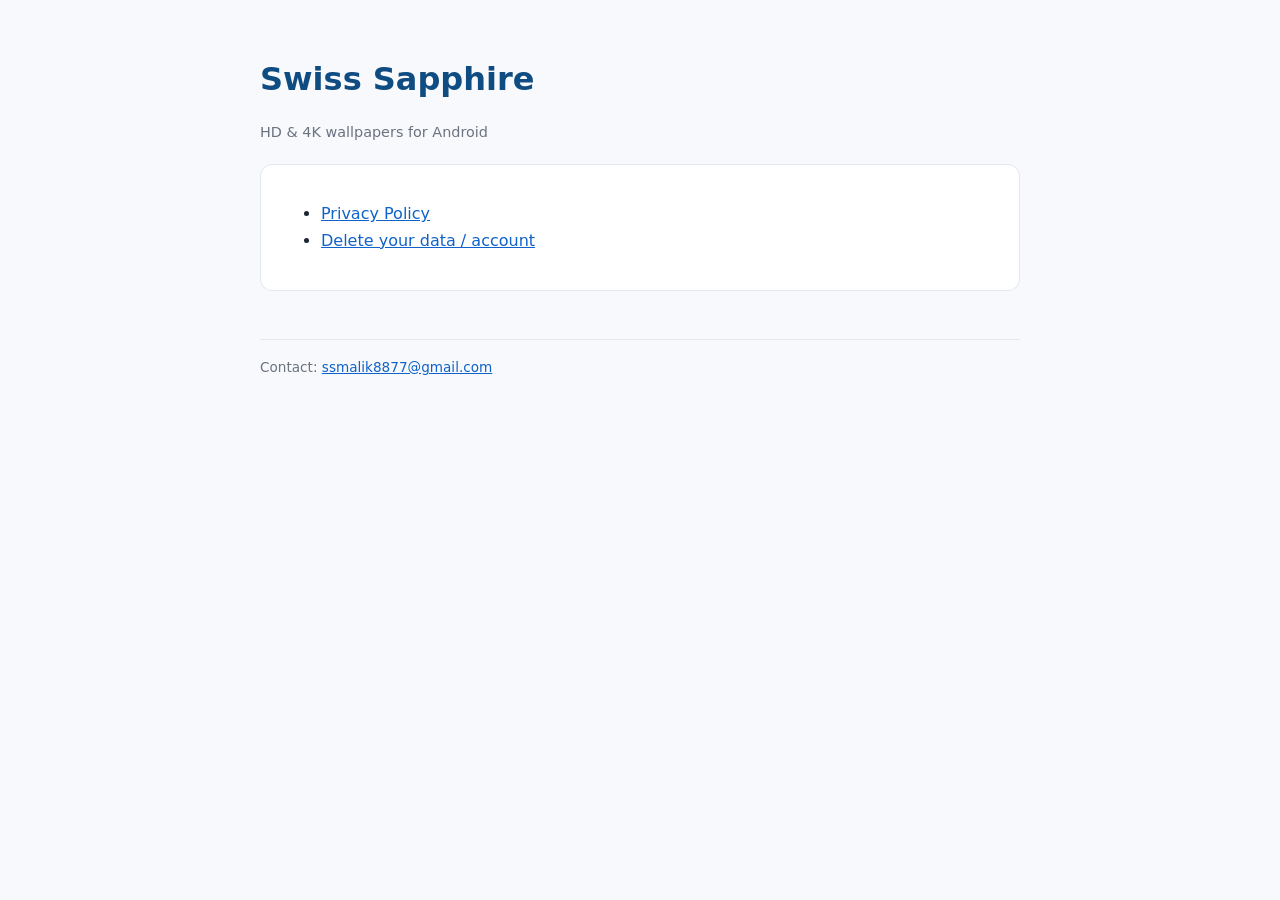
<file: index.html>
<!DOCTYPE html><html lang="en"><head><meta charset="utf-8"><meta name="viewport" content="width=device-width,initial-scale=1">
<title>Swiss Sapphire – Wallpapers</title><link rel="stylesheet" href="style.css"></head><body>
<h1>Swiss Sapphire</h1><p class="muted">HD &amp; 4K wallpapers for Android</p>
<div class="card"><ul>
<li><a href="privacy-policy.html">Privacy Policy</a></li>
<li><a href="delete-account.html">Delete your data / account</a></li>
</ul></div>
<footer>Contact: <a href="mailto:ssmalik8877@gmail.com">ssmalik8877@gmail.com</a></footer>
</body></html>
</file>
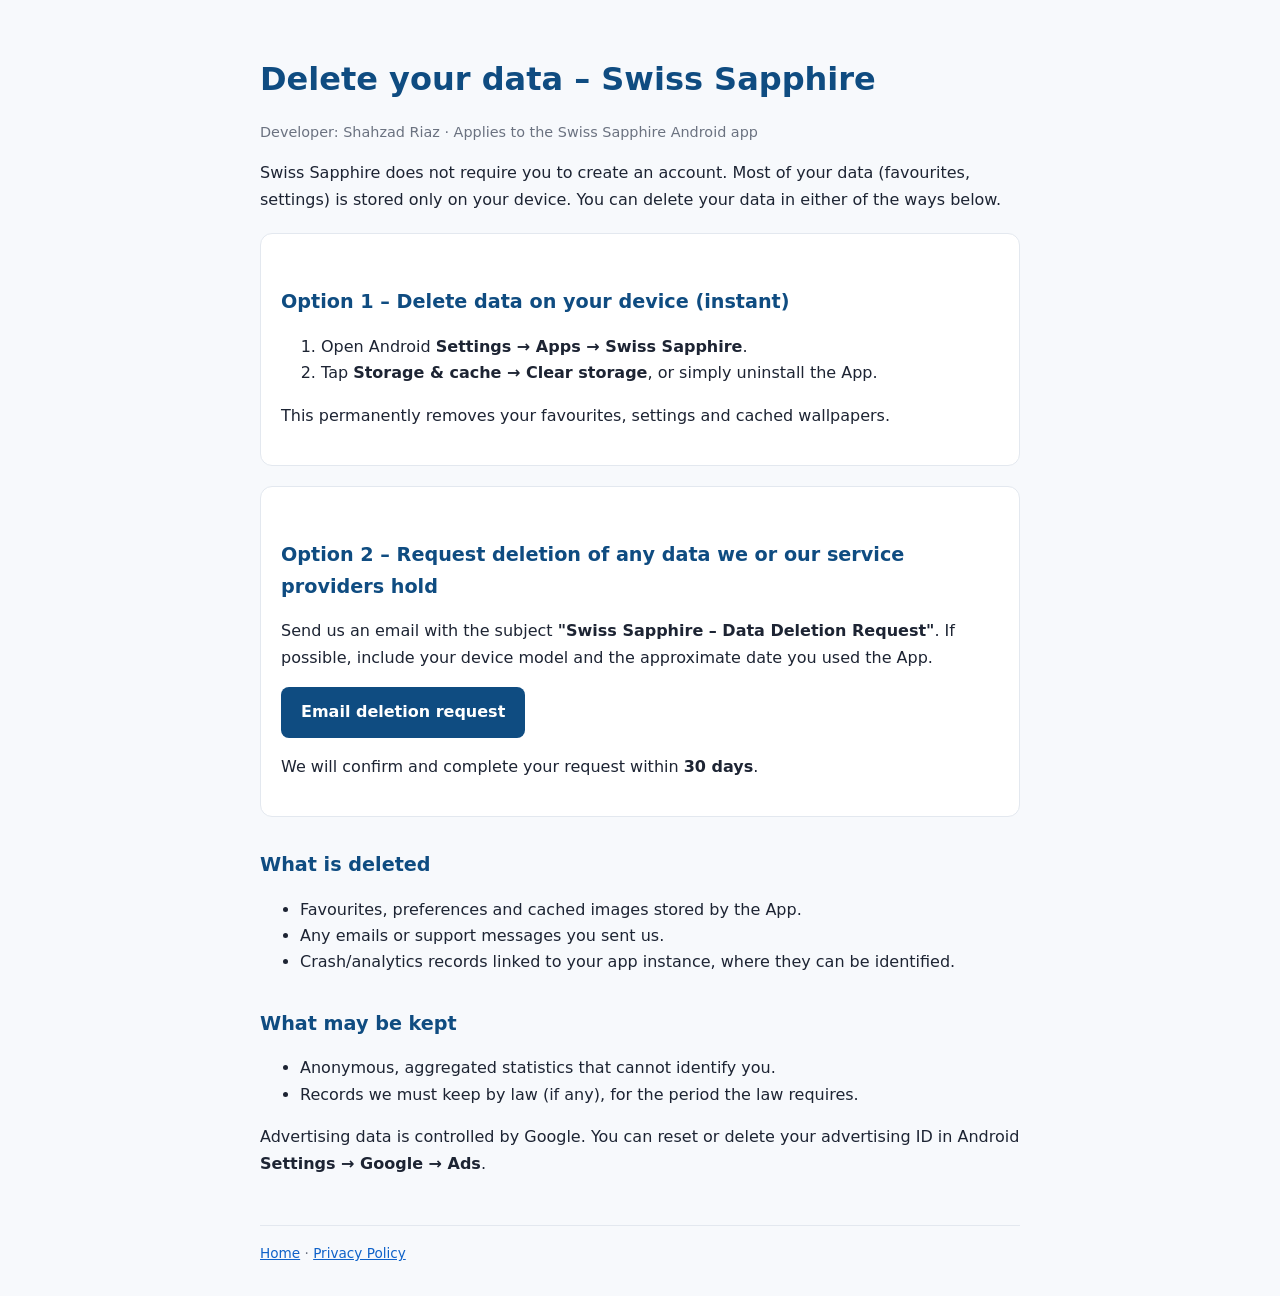
<file: delete-account.html>
<!DOCTYPE html><html lang="en"><head><meta charset="utf-8"><meta name="viewport" content="width=device-width,initial-scale=1">
<title>Delete Your Data – Swiss Sapphire</title><link rel="stylesheet" href="style.css"></head><body>
<h1>Delete your data – Swiss Sapphire</h1>
<p class="muted">Developer: Shahzad Riaz · Applies to the Swiss Sapphire Android app</p>

<p>Swiss Sapphire does not require you to create an account. Most of your data (favourites, settings) is stored only on your device. You can delete your data in either of the ways below.</p>

<div class="card">
<h2>Option 1 – Delete data on your device (instant)</h2>
<ol>
<li>Open Android <strong>Settings → Apps → Swiss Sapphire</strong>.</li>
<li>Tap <strong>Storage &amp; cache → Clear storage</strong>, or simply uninstall the App.</li>
</ol>
<p>This permanently removes your favourites, settings and cached wallpapers.</p>
</div>

<div class="card">
<h2>Option 2 – Request deletion of any data we or our service providers hold</h2>
<p>Send us an email with the subject <strong>"Swiss Sapphire – Data Deletion Request"</strong>. If possible, include your device model and the approximate date you used the App.</p>
<p><a class="btn" href="mailto:ssmalik8877@gmail.com?subject=Swiss%20Sapphire%20-%20Data%20Deletion%20Request">Email deletion request</a></p>
<p>We will confirm and complete your request within <strong>30 days</strong>.</p>
</div>

<h2>What is deleted</h2>
<ul>
<li>Favourites, preferences and cached images stored by the App.</li>
<li>Any emails or support messages you sent us.</li>
<li>Crash/analytics records linked to your app instance, where they can be identified.</li>
</ul>

<h2>What may be kept</h2>
<ul>
<li>Anonymous, aggregated statistics that cannot identify you.</li>
<li>Records we must keep by law (if any), for the period the law requires.</li>
</ul>
<p>Advertising data is controlled by Google. You can reset or delete your advertising ID in Android <strong>Settings → Google → Ads</strong>.</p>
<footer><a href="index.html">Home</a> · <a href="privacy-policy.html">Privacy Policy</a></footer>
</body></html>
</file>
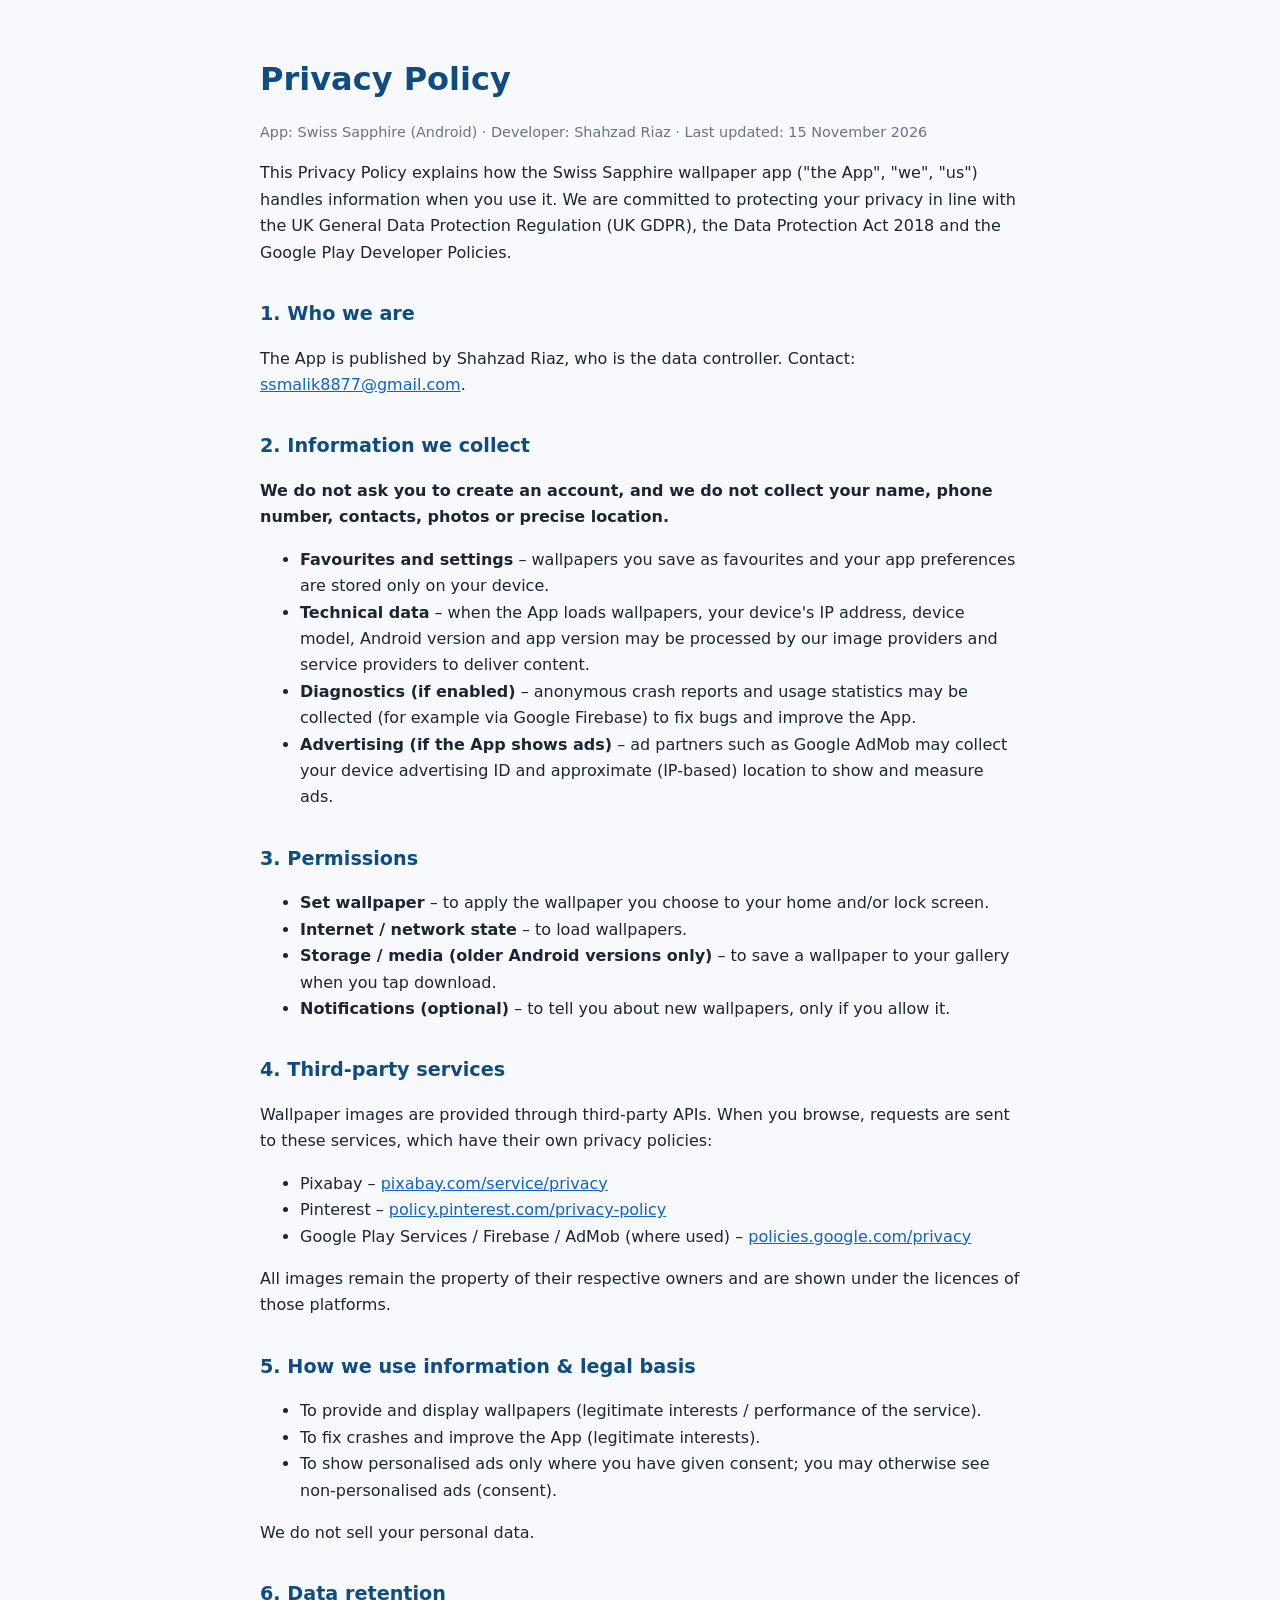
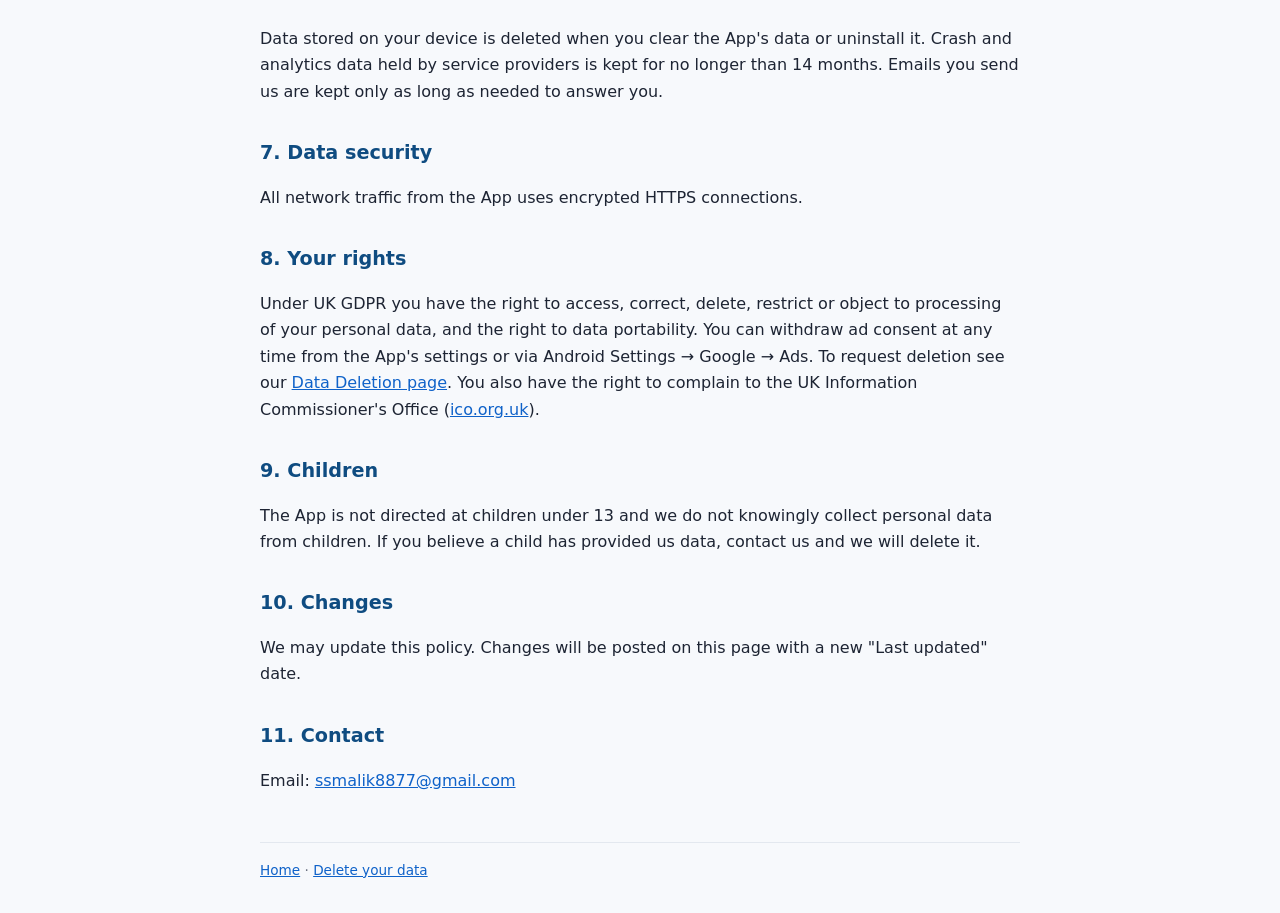
<file: privacy-policy.html>
<!DOCTYPE html><html lang="en"><head><meta charset="utf-8"><meta name="viewport" content="width=device-width,initial-scale=1">
<title>Privacy Policy – Swiss Sapphire</title><link rel="stylesheet" href="style.css"></head><body>
<h1>Privacy Policy</h1>
<p class="muted">App: Swiss Sapphire (Android) · Developer: Shahzad Riaz · Last updated: 15 November 2026</p>

<p>This Privacy Policy explains how the Swiss Sapphire wallpaper app ("the App", "we", "us") handles information when you use it. We are committed to protecting your privacy in line with the UK General Data Protection Regulation (UK GDPR), the Data Protection Act 2018 and the Google Play Developer Policies.</p>

<h2>1. Who we are</h2>
<p>The App is published by Shahzad Riaz, who is the data controller. Contact: <a href="mailto:ssmalik8877@gmail.com">ssmalik8877@gmail.com</a>.</p>

<h2>2. Information we collect</h2>
<p><strong>We do not ask you to create an account, and we do not collect your name, phone number, contacts, photos or precise location.</strong></p>
<ul>
<li><strong>Favourites and settings</strong> – wallpapers you save as favourites and your app preferences are stored only on your device.</li>
<li><strong>Technical data</strong> – when the App loads wallpapers, your device's IP address, device model, Android version and app version may be processed by our image providers and service providers to deliver content.</li>
<li><strong>Diagnostics (if enabled)</strong> – anonymous crash reports and usage statistics may be collected (for example via Google Firebase) to fix bugs and improve the App.</li>
<li><strong>Advertising (if the App shows ads)</strong> – ad partners such as Google AdMob may collect your device advertising ID and approximate (IP-based) location to show and measure ads.</li>
</ul>

<h2>3. Permissions</h2>
<ul>
<li><strong>Set wallpaper</strong> – to apply the wallpaper you choose to your home and/or lock screen.</li>
<li><strong>Internet / network state</strong> – to load wallpapers.</li>
<li><strong>Storage / media (older Android versions only)</strong> – to save a wallpaper to your gallery when you tap download.</li>
<li><strong>Notifications (optional)</strong> – to tell you about new wallpapers, only if you allow it.</li>
</ul>

<h2>4. Third-party services</h2>
<p>Wallpaper images are provided through third-party APIs. When you browse, requests are sent to these services, which have their own privacy policies:</p>
<ul>
<li>Pixabay – <a href="https://pixabay.com/service/privacy/">pixabay.com/service/privacy</a></li>
<li>Pinterest – <a href="https://policy.pinterest.com/privacy-policy">policy.pinterest.com/privacy-policy</a></li>
<li>Google Play Services / Firebase / AdMob (where used) – <a href="https://policies.google.com/privacy">policies.google.com/privacy</a></li>
</ul>
<p>All images remain the property of their respective owners and are shown under the licences of those platforms.</p>

<h2>5. How we use information &amp; legal basis</h2>
<ul>
<li>To provide and display wallpapers (legitimate interests / performance of the service).</li>
<li>To fix crashes and improve the App (legitimate interests).</li>
<li>To show personalised ads only where you have given consent; you may otherwise see non-personalised ads (consent).</li>
</ul>
<p>We do not sell your personal data.</p>

<h2>6. Data retention</h2>
<p>Data stored on your device is deleted when you clear the App's data or uninstall it. Crash and analytics data held by service providers is kept for no longer than 14 months. Emails you send us are kept only as long as needed to answer you.</p>

<h2>7. Data security</h2>
<p>All network traffic from the App uses encrypted HTTPS connections.</p>

<h2>8. Your rights</h2>
<p>Under UK GDPR you have the right to access, correct, delete, restrict or object to processing of your personal data, and the right to data portability. You can withdraw ad consent at any time from the App's settings or via Android Settings → Google → Ads. To request deletion see our <a href="delete-account.html">Data Deletion page</a>. You also have the right to complain to the UK Information Commissioner's Office (<a href="https://ico.org.uk">ico.org.uk</a>).</p>

<h2>9. Children</h2>
<p>The App is not directed at children under 13 and we do not knowingly collect personal data from children. If you believe a child has provided us data, contact us and we will delete it.</p>

<h2>10. Changes</h2>
<p>We may update this policy. Changes will be posted on this page with a new "Last updated" date.</p>

<h2>11. Contact</h2>
<p>Email: <a href="mailto:ssmalik8877@gmail.com">ssmalik8877@gmail.com</a></p>
<footer><a href="index.html">Home</a> · <a href="delete-account.html">Delete your data</a></footer>
</body></html>
</file>
<file: style.css>
body{font-family:system-ui,-apple-system,Segoe UI,Roboto,sans-serif;max-width:760px;margin:0 auto;padding:32px 20px;line-height:1.65;color:#1d2433;background:#f7f9fc}
h1{color:#0f4c81;margin-bottom:4px}h2{color:#0f4c81;margin-top:32px;font-size:1.2rem}
.muted{color:#6b7280;font-size:.9rem}a{color:#0f62c9}
.card{background:#fff;border:1px solid #e3e8ef;border-radius:12px;padding:20px;margin:20px 0}
.btn{display:inline-block;background:#0f4c81;color:#fff;padding:12px 20px;border-radius:8px;text-decoration:none;font-weight:600}
footer{margin-top:48px;font-size:.85rem;color:#6b7280;border-top:1px solid #e3e8ef;padding-top:16px}
</file>
